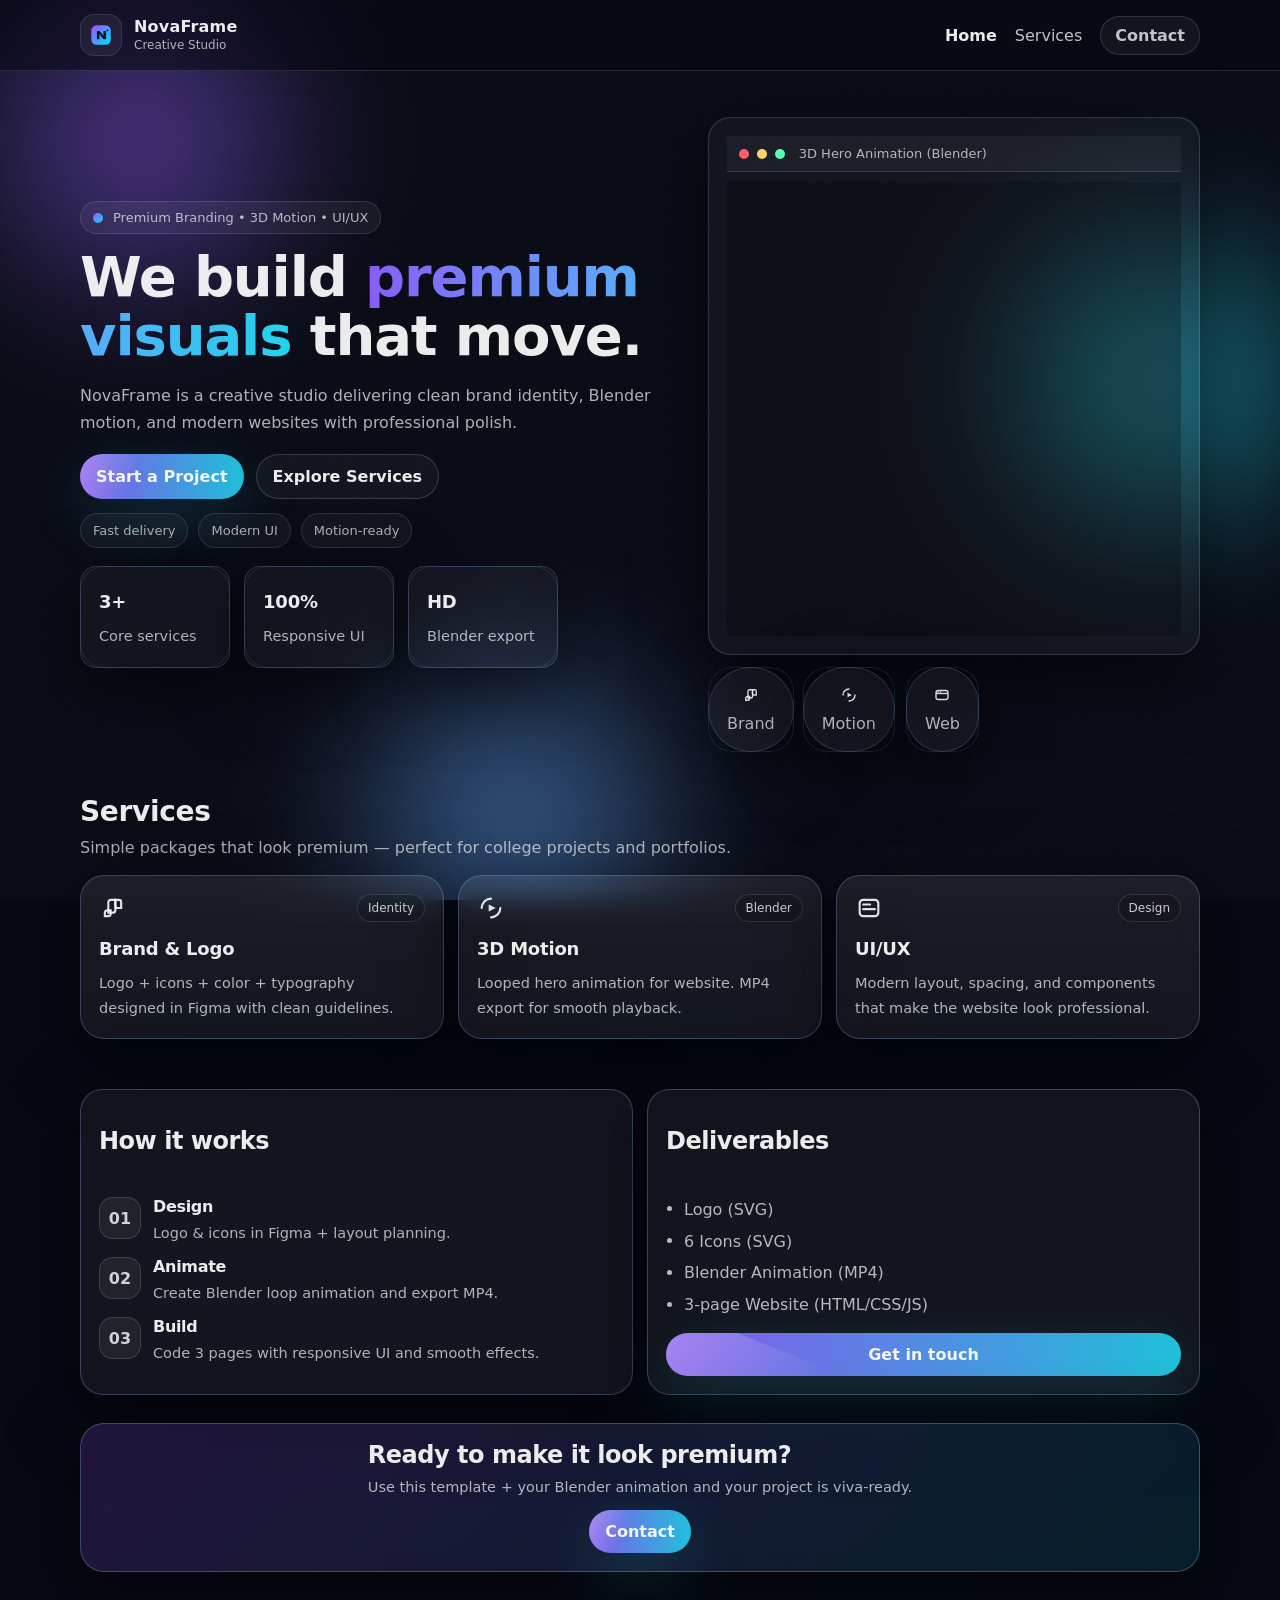
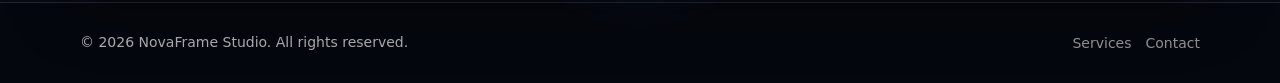
<file: creative-studio/index.html>
<!doctype html>
<html lang="en">
<head>
  <meta charset="UTF-8" />
  <meta name="viewport" content="width=device-width, initial-scale=1.0" />
  <title>NovaFrame Studio — Motion & Design</title>
  <link rel="stylesheet" href="css/style.css" />
</head>
<body>
  <!-- Premium Animated Background -->
  <div class="bg-wrap" aria-hidden="true">
    <div class="blob one"></div>
    <div class="blob two"></div>
    <div class="blob three"></div>
    <div class="noise"></div>
  </div>

  <!-- Navbar -->
  <header class="nav">
    <div class="container nav-inner">
      <a class="brand" href="index.html" aria-label="Home">
        <img src="assets/logo.svg" class="logo" alt="NovaFrame Studio Logo" />
        <div class="brand-text">
          <span class="brand-name">NovaFrame</span>
          <span class="brand-tag">Creative Studio</span>
        </div>
      </a>

      <nav class="menu" id="menu">
        <a class="active" href="index.html">Home</a>
        <a href="about.html">Services</a>
        <a href="contact.html" class="btn small">Contact</a>
      </nav>

      <button class="hamburger" id="hamburger" aria-label="Open menu">
        <span></span><span></span><span></span>
      </button>
    </div>
  </header>

  <main class="container">

    <!-- Hero -->
    <section class="hero" data-reveal>
      <div class="hero-left">
        <div class="chip">
          <span class="chip-dot"></span>
          Premium Branding • 3D Motion • UI/UX
        </div>

        <h1>
          We build <span class="gradient-text">premium visuals</span> that move.
        </h1>

        <p class="sub">
          NovaFrame is a creative studio delivering clean brand identity, Blender motion,
          and modern websites with professional polish.
        </p>

        <div class="hero-actions">
          <a class="btn" href="contact.html">Start a Project</a>
          <a class="btn ghost" href="about.html">Explore Services</a>
        </div>

        <div class="trust">
          <div class="pill">Fast delivery</div>
          <div class="pill">Modern UI</div>
          <div class="pill">Motion-ready</div>
        </div>

        <div class="stats">
          <div class="stat glass card">
            <h3>3+</h3>
            <p>Core services</p>
          </div>
          <div class="stat glass card">
            <h3>100%</h3>
            <p>Responsive UI</p>
          </div>
          <div class="stat glass card">
            <h3>HD</h3>
            <p>Blender export</p>
          </div>
        </div>
      </div>

      <div class="hero-right">
        <div class="media-card glass card">
          <div class="media-top">
            <span class="dot red"></span>
            <span class="dot yellow"></span>
            <span class="dot green"></span>
            <span class="media-title">3D Hero Animation (Blender)</span>
          </div>

          <!-- Use MP4 only (recommended) -->
          <video class="hero-video" autoplay loop muted playsinline>
            <source src="assets/animations/hero.mp4" type="video/mp4" />
          </video>
        </div>

        <div class="feature-row" data-reveal>
          <div class="mini glass card">
            <img src="assets/icons/brand.svg" alt="" />
            <span>Brand</span>
          </div>
          <div class="mini glass card">
            <img src="assets/icons/motion.svg" alt="" />
            <span>Motion</span>
          </div>
          <div class="mini glass card">
            <img src="assets/icons/web.svg" alt="" />
            <span>Web</span>
          </div>
        </div>
      </div>
    </section>

    <!-- Services -->
    <section class="section" data-reveal>
      <div class="section-head">
        <h2>Services</h2>
        <p>Simple packages that look premium — perfect for college projects and portfolios.</p>
      </div>

      <div class="grid">
        <article class="glass card">
          <div class="card-top">
            <img class="icon" src="assets/icons/brand.svg" alt="" />
            <span class="badge">Identity</span>
          </div>
          <h3>Brand & Logo</h3>
          <p>Logo + icons + color + typography designed in Figma with clean guidelines.</p>
        </article>

        <article class="glass card">
          <div class="card-top">
            <img class="icon" src="assets/icons/motion.svg" alt="" />
            <span class="badge">Blender</span>
          </div>
          <h3>3D Motion</h3>
          <p>Looped hero animation for website. MP4 export for smooth playback.</p>
        </article>

        <article class="glass card">
          <div class="card-top">
            <img class="icon" src="assets/icons/uiux.svg" alt="" />
            <span class="badge">Design</span>
          </div>
          <h3>UI/UX</h3>
          <p>Modern layout, spacing, and components that make the website look professional.</p>
        </article>
      </div>
    </section>

    <!-- Process -->
    <section class="section process" data-reveal>
      <div class="process-card glass card">
        <h2>How it works</h2>
        <div class="steps">
          <div class="step">
            <span class="step-no">01</span>
            <div>
              <h4>Design</h4>
              <p>Logo & icons in Figma + layout planning.</p>
            </div>
          </div>
          <div class="step">
            <span class="step-no">02</span>
            <div>
              <h4>Animate</h4>
              <p>Create Blender loop animation and export MP4.</p>
            </div>
          </div>
          <div class="step">
            <span class="step-no">03</span>
            <div>
              <h4>Build</h4>
              <p>Code 3 pages with responsive UI and smooth effects.</p>
            </div>
          </div>
        </div>
      </div>

      <div class="process-card glass card">
        <h2>Deliverables</h2>
        <ul class="list">
          <li>Logo (SVG)</li>
          <li>6 Icons (SVG)</li>
          <li>Blender Animation (MP4)</li>
          <li>3-page Website (HTML/CSS/JS)</li>
        </ul>
        <a class="btn wide" href="contact.html">Get in touch</a>
      </div>
    </section>

    <!-- CTA -->
    <section class="cta glass card" data-reveal>
      <div>
        <h2>Ready to make it look premium?</h2>
        <p>Use this template + your Blender animation and your project is viva-ready.</p>
      </div>
      <a class="btn" href="contact.html">Contact</a>
    </section>

  </main>

  <footer class="footer">
    <div class="container foot-inner">
      <p>© <span id="year"></span> NovaFrame Studio. All rights reserved.</p>
      <div class="links">
        <a href="about.html">Services</a>
        <a href="contact.html">Contact</a>
      </div>
    </div>
  </footer>

  <script src="js/main.js"></script>
</body>
</html>
</file>
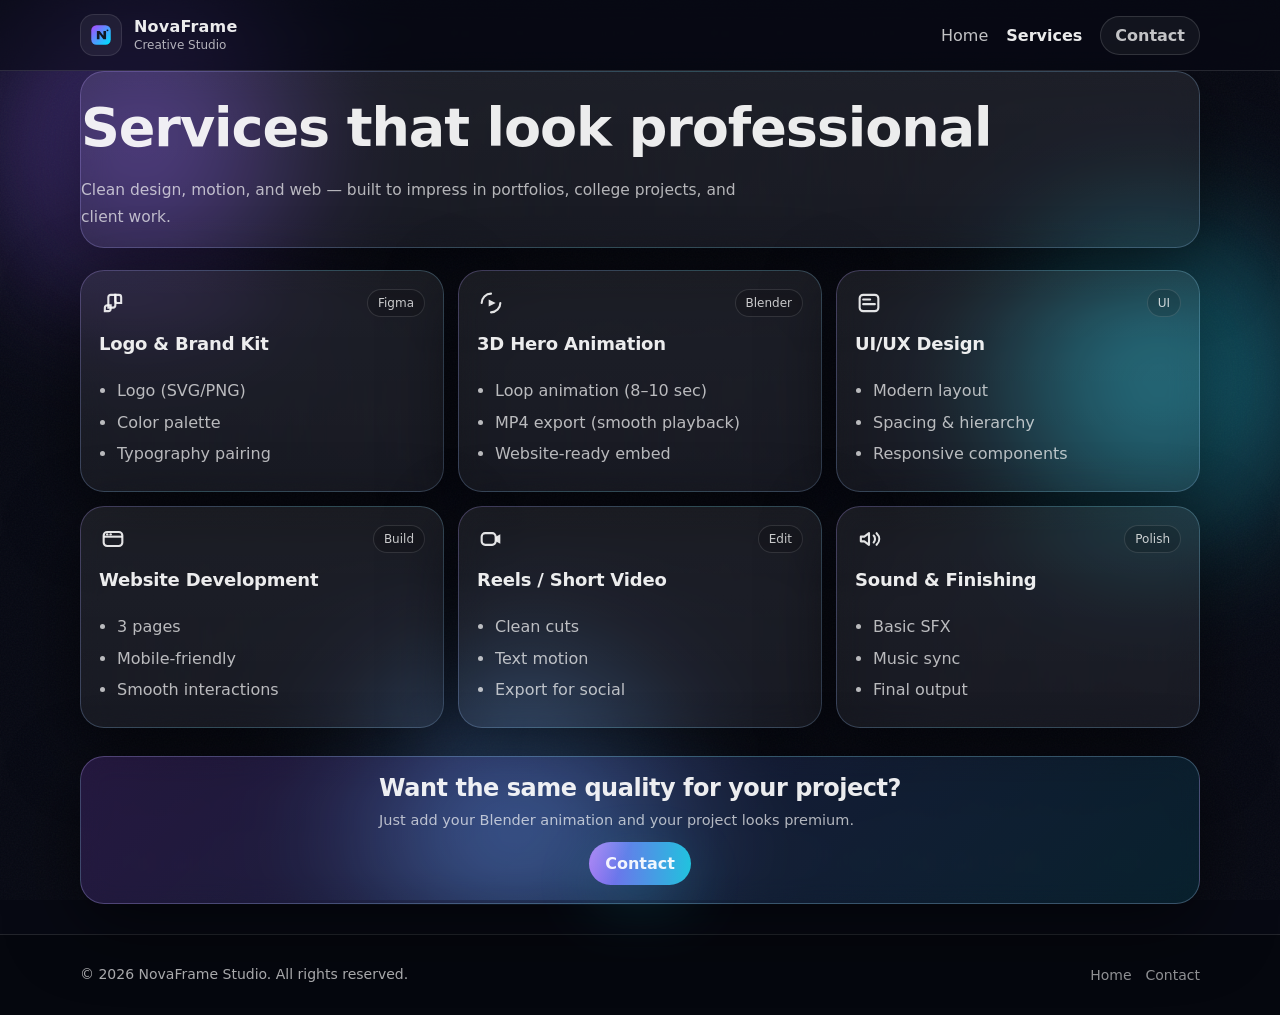
<file: creative-studio/about.html>
<!doctype html>
<html lang="en">
<head>
  <meta charset="UTF-8" />
  <meta name="viewport" content="width=device-width, initial-scale=1.0" />
  <title>Services — NovaFrame Studio</title>
  <link rel="stylesheet" href="css/style.css" />
</head>
<body>
  <!-- Premium Animated Background -->
  <div class="bg-wrap" aria-hidden="true">
    <div class="blob one"></div>
    <div class="blob two"></div>
    <div class="blob three"></div>
    <div class="noise"></div>
  </div>

  <header class="nav">
    <div class="container nav-inner">
      <a class="brand" href="index.html" aria-label="Home">
        <img src="assets/logo.svg" class="logo" alt="NovaFrame Studio Logo" />
        <div class="brand-text">
          <span class="brand-name">NovaFrame</span>
          <span class="brand-tag">Creative Studio</span>
        </div>
      </a>

      <nav class="menu" id="menu">
        <a href="index.html">Home</a>
        <a class="active" href="about.html">Services</a>
        <a href="contact.html" class="btn small">Contact</a>
      </nav>

      <button class="hamburger" id="hamburger" aria-label="Open menu">
        <span></span><span></span><span></span>
      </button>
    </div>
  </header>

  <main class="container">

    <section class="page-hero glass card" data-reveal>
      <h1>Services that look professional</h1>
      <p>
        Clean design, motion, and web — built to impress in portfolios, college projects, and client work.
      </p>
    </section>

    <section class="section" data-reveal>
      <div class="grid">

        <article class="glass card">
          <div class="card-top">
            <img class="icon" src="assets/icons/brand.svg" alt="" />
            <span class="badge">Figma</span>
          </div>
          <h3>Logo & Brand Kit</h3>
          <ul class="list">
            <li>Logo (SVG/PNG)</li>
            <li>Color palette</li>
            <li>Typography pairing</li>
          </ul>
        </article>

        <article class="glass card">
          <div class="card-top">
            <img class="icon" src="assets/icons/motion.svg" alt="" />
            <span class="badge">Blender</span>
          </div>
          <h3>3D Hero Animation</h3>
          <ul class="list">
            <li>Loop animation (8–10 sec)</li>
            <li>MP4 export (smooth playback)</li>
            <li>Website-ready embed</li>
          </ul>
        </article>

        <article class="glass card">
          <div class="card-top">
            <img class="icon" src="assets/icons/uiux.svg" alt="" />
            <span class="badge">UI</span>
          </div>
          <h3>UI/UX Design</h3>
          <ul class="list">
            <li>Modern layout</li>
            <li>Spacing & hierarchy</li>
            <li>Responsive components</li>
          </ul>
        </article>

        <article class="glass card">
          <div class="card-top">
            <img class="icon" src="assets/icons/web.svg" alt="" />
            <span class="badge">Build</span>
          </div>
          <h3>Website Development</h3>
          <ul class="list">
            <li>3 pages</li>
            <li>Mobile-friendly</li>
            <li>Smooth interactions</li>
          </ul>
        </article>

        <article class="glass card">
          <div class="card-top">
            <img class="icon" src="assets/icons/video.svg" alt="" />
            <span class="badge">Edit</span>
          </div>
          <h3>Reels / Short Video</h3>
          <ul class="list">
            <li>Clean cuts</li>
            <li>Text motion</li>
            <li>Export for social</li>
          </ul>
        </article>

        <article class="glass card">
          <div class="card-top">
            <img class="icon" src="assets/icons/sound.svg" alt="" />
            <span class="badge">Polish</span>
          </div>
          <h3>Sound & Finishing</h3>
          <ul class="list">
            <li>Basic SFX</li>
            <li>Music sync</li>
            <li>Final output</li>
          </ul>
        </article>

      </div>
    </section>

    <section class="cta glass card" data-reveal>
      <div>
        <h2>Want the same quality for your project?</h2>
        <p>Just add your Blender animation and your project looks premium.</p>
      </div>
      <a class="btn" href="contact.html">Contact</a>
    </section>

  </main>

  <footer class="footer">
    <div class="container foot-inner">
      <p>© <span id="year"></span> NovaFrame Studio. All rights reserved.</p>
      <div class="links">
        <a href="index.html">Home</a>
        <a href="contact.html">Contact</a>
      </div>
    </div>
  </footer>

  <script src="js/main.js"></script>
</body>
</html>
</file>
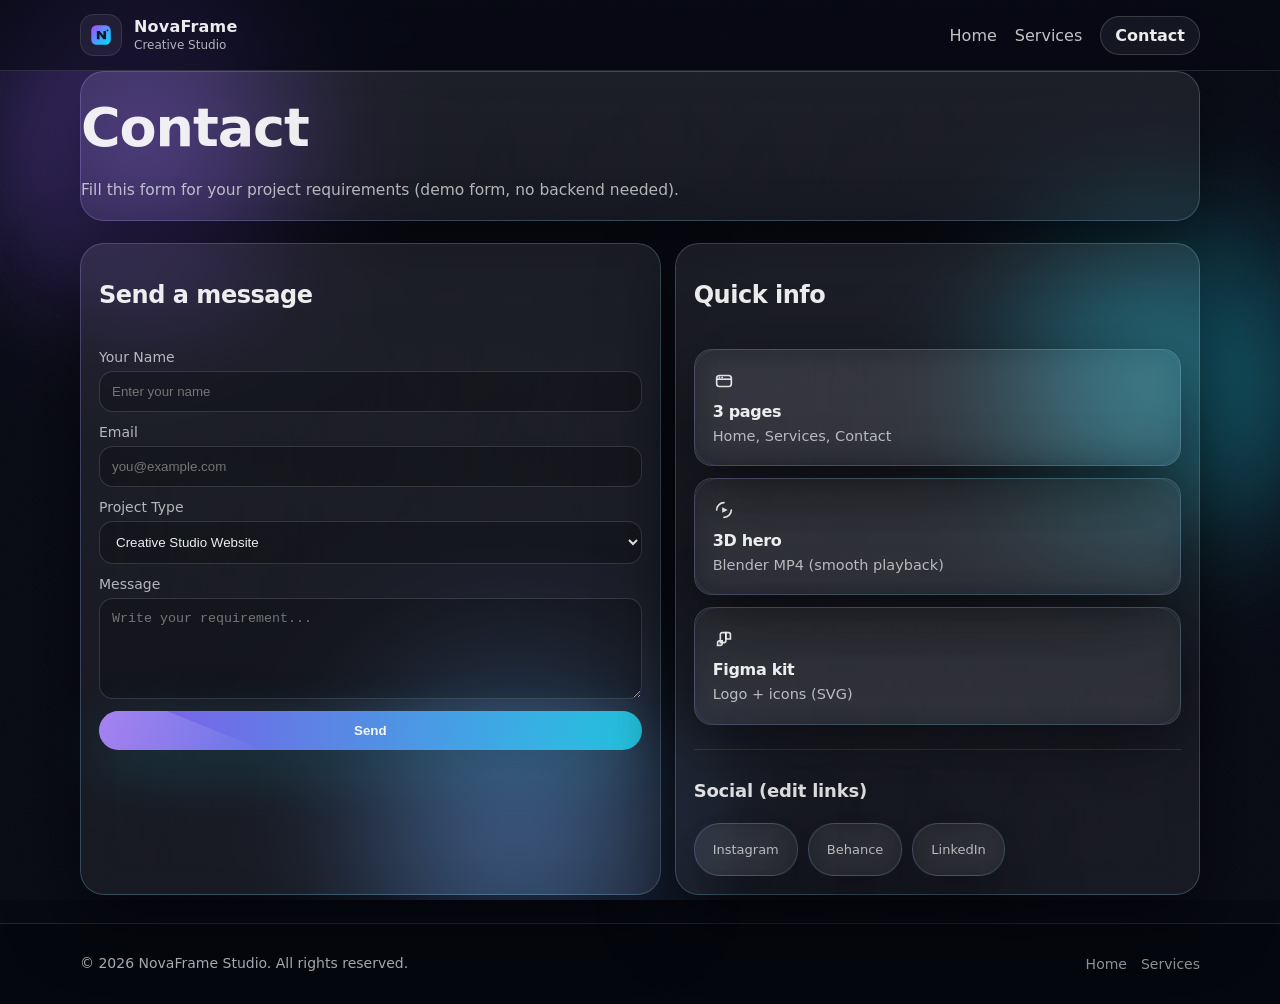
<file: creative-studio/contact.html>
<!doctype html>
<html lang="en">
<head>
  <meta charset="UTF-8" />
  <meta name="viewport" content="width=device-width, initial-scale=1.0" />
  <title>Contact — NovaFrame Studio</title>
  <link rel="stylesheet" href="css/style.css" />
</head>
<body>
  <!-- Premium Animated Background -->
  <div class="bg-wrap" aria-hidden="true">
    <div class="blob one"></div>
    <div class="blob two"></div>
    <div class="blob three"></div>
    <div class="noise"></div>
  </div>

  <header class="nav">
    <div class="container nav-inner">
      <a class="brand" href="index.html" aria-label="Home">
        <img src="assets/logo.svg" class="logo" alt="NovaFrame Studio Logo" />
        <div class="brand-text">
          <span class="brand-name">NovaFrame</span>
          <span class="brand-tag">Creative Studio</span>
        </div>
      </a>

      <nav class="menu" id="menu">
        <a href="index.html">Home</a>
        <a href="about.html">Services</a>
        <a class="active btn small" href="contact.html">Contact</a>
      </nav>

      <button class="hamburger" id="hamburger" aria-label="Open menu">
        <span></span><span></span><span></span>
      </button>
    </div>
  </header>

  <main class="container">

    <section class="page-hero glass card" data-reveal>
      <h1>Contact</h1>
      <p>Fill this form for your project requirements (demo form, no backend needed).</p>
    </section>

    <section class="section contact-grid" data-reveal>
      <div class="card big glass" data-reveal>
        <h2>Send a message</h2>

        <form id="contactForm" class="form">
          <label>
            Your Name
            <input required type="text" name="name" placeholder="Enter your name" />
          </label>

          <label>
            Email
            <input required type="email" name="email" placeholder="you@example.com" />
          </label>

          <label>
            Project Type
            <select name="type">
              <option>Creative Studio Website</option>
              <option>Logo & Brand Kit</option>
              <option>Blender Hero Animation</option>
              <option>UI/UX Design</option>
            </select>
          </label>

          <label>
            Message
            <textarea required name="message" rows="5" placeholder="Write your requirement..."></textarea>
          </label>

          <button class="btn wide" type="submit">Send</button>
          <p class="hint" id="formMsg"></p>
        </form>
      </div>

      <div class="card big glass" data-reveal>
        <h2>Quick info</h2>

        <div class="info-cards">
          <div class="info glass card">
            <img src="assets/icons/web.svg" alt="" />
            <div>
              <h4>3 pages</h4>
              <p>Home, Services, Contact</p>
            </div>
          </div>

          <div class="info glass card">
            <img src="assets/icons/motion.svg" alt="" />
            <div>
              <h4>3D hero</h4>
              <p>Blender MP4 (smooth playback)</p>
            </div>
          </div>

          <div class="info glass card">
            <img src="assets/icons/brand.svg" alt="" />
            <div>
              <h4>Figma kit</h4>
              <p>Logo + icons (SVG)</p>
            </div>
          </div>
        </div>

        <div class="divider"></div>

        <h3>Social (edit links)</h3>
        <div class="social">
          <a class="pill glass card" href="#">Instagram</a>
          <a class="pill glass card" href="#">Behance</a>
          <a class="pill glass card" href="#">LinkedIn</a>
        </div>
      </div>
    </section>

  </main>

  <footer class="footer">
    <div class="container foot-inner">
      <p>© <span id="year"></span> NovaFrame Studio. All rights reserved.</p>
      <div class="links">
        <a href="index.html">Home</a>
        <a href="about.html">Services</a>
      </div>
    </div>
  </footer>

  <script src="js/main.js"></script>
</body>
</html>
</file>
<file: creative-studio/css/style.css>
:root{
  --bg:#070913;

  --bg0:#070811;
  --bg1:#0b0d1a;

  --card: rgba(255,255,255,.06);
  --card2: rgba(255,255,255,.08);
  --line: rgba(255,255,255,.12);
  --stroke: rgba(255,255,255,.12);

  --text: rgba(255,255,255,.92);
  --muted: rgba(255,255,255,.68);

  --a:#8b5cf6;   /* purple */
  --b:#22d3ee;   /* cyan */
  --c:#60a5fa;   /* blue */

  --shadow: 0 18px 50px rgba(0,0,0,.55);
  --shadow2: 0 20px 70px rgba(0,0,0,.55);

  --r: 18px;
}

*{box-sizing:border-box}
html,body{margin:0;padding:0}

body{
  font-family: ui-sans-serif, system-ui, -apple-system, Segoe UI, Roboto, Arial;
  color: var(--text);
  background: var(--bg);
  min-height:100vh;
  overflow-x:hidden;
}

a{color:inherit;text-decoration:none}
.container{width:min(1120px, 92%); margin:0 auto}

/* =========================
   Premium Animated Background
========================= */
.bg-wrap{
  position: fixed; inset: 0;
  pointer-events:none;
  z-index:-1;
  overflow:hidden;
}
.blob{
  position:absolute;
  width: 520px; height: 520px;
  filter: blur(55px);
  opacity:.55;
  animation: floaty 14s ease-in-out infinite;
}
.blob.one{ left:-120px; top:-120px; background: radial-gradient(circle, var(--a), transparent 60%); }
.blob.two{ right:-140px; top:120px; background: radial-gradient(circle, var(--b), transparent 60%); animation-delay:-4s;}
.blob.three{ left:20%; bottom:-180px; background: radial-gradient(circle, var(--c), transparent 60%); animation-delay:-7s;}

@keyframes floaty{
  0%,100%{ transform: translate(0,0) scale(1); }
  50%{ transform: translate(30px,-25px) scale(1.08); }
}

.noise{
  position:absolute; inset:0;
  opacity:.08;
  background-image:url("data:image/svg+xml,%3Csvg xmlns='http://www.w3.org/2000/svg' width='260' height='260'%3E%3Cfilter id='n'%3E%3CfeTurbulence type='fractalNoise' baseFrequency='.65' numOctaves='3' stitchTiles='stitch'/%3E%3C/filter%3E%3Crect width='260' height='260' filter='url(%23n)' opacity='.55'/%3E%3C/svg%3E");
  mix-blend-mode: overlay;
}

/* =========================
   Navbar
========================= */
.nav{
  position: sticky; top:0; z-index:100;
  backdrop-filter: blur(14px);
  -webkit-backdrop-filter: blur(14px);
  background: rgba(7,9,19,.55);
  border-bottom:1px solid var(--line);
}
.nav-inner{
  display:flex; align-items:center; justify-content:space-between;
  padding: 14px 0;
}

.brand{display:flex; align-items:center; gap:12px}
.logo{
  width:42px; height:42px; border-radius:14px;
  background: rgba(255,255,255,.06);
  border:1px solid rgba(255,255,255,.10);
  padding:8px;
}
.brand-text{display:flex; flex-direction:column; line-height:1}
.brand-name{font-weight:900; letter-spacing:.2px}
.brand-tag{font-size:12px; color: var(--muted); margin-top:4px}

.menu{display:flex; align-items:center; gap:18px}
.menu a{opacity:.82}
.menu a:hover{opacity:1}
.menu a.active{opacity:1; font-weight:800}

/* =========================
   Buttons (Premium + Shine)
========================= */
.btn{
  display:inline-flex; align-items:center; justify-content:center;
  padding: 12px 16px;
  border-radius: 999px;
  border:1px solid rgba(255,255,255,.16);
  background: rgba(255,255,255,.06);
  color: var(--text);
  font-weight:900;
  transition: transform .2s ease, box-shadow .2s ease, background .2s ease;
}
.btn:hover{transform: translateY(-2px)}
.btn:active{transform: translateY(0px)}
.btn.small{padding: 9px 14px}
.btn.wide{width:100%}

.btn:not(.ghost):not(.small){
  background: linear-gradient(90deg, rgba(139,92,246,.95), rgba(34,211,238,.9));
  border: none;
  box-shadow: 0 18px 60px rgba(34,211,238,.18);
  position:relative;
  overflow:hidden;
}
.btn:not(.ghost):not(.small)::after{
  content:"";
  position:absolute; top:-60%; left:-30%;
  width: 60%; height: 220%;
  background: linear-gradient(90deg, transparent, rgba(255,255,255,.25), transparent);
  transform: rotate(22deg);
  animation: shine 3.4s ease-in-out infinite;
}
@keyframes shine{
  0%{ transform: translateX(-120%) rotate(22deg); opacity:0; }
  35%{ opacity:.8; }
  60%{ transform: translateX(220%) rotate(22deg); opacity:0; }
  100%{ opacity:0; }
}

.btn.ghost{
  background: rgba(255,255,255,.04);
  color: var(--text);
  box-shadow:none;
}

/* =========================
   Hamburger
========================= */
.hamburger{
  display:none;
  background:transparent;
  border:1px solid var(--line);
  border-radius: 14px;
  padding:10px;
}
.hamburger span{
  display:block;
  width:22px; height:2px;
  background: rgba(255,255,255,.90);
  margin:4px 0;
}

/* =========================
   Glass + Card (Premium)
========================= */
.glass{
  background: linear-gradient(180deg, var(--card2), var(--card));
  border: 1px solid var(--stroke);
  box-shadow: var(--shadow2);
  backdrop-filter: blur(14px);
  -webkit-backdrop-filter: blur(14px);
  border-radius: 24px;
}

.card{
  position:relative;
  transition: transform .25s ease, background .25s ease;
}
.card::before{
  content:"";
  position:absolute; inset:-1px;
  border-radius: 24px;
  padding:1px;
  background: linear-gradient(120deg, rgba(139,92,246,.8), rgba(34,211,238,.7), rgba(96,165,250,.7));
  -webkit-mask: linear-gradient(#000 0 0) content-box, linear-gradient(#000 0 0);
  -webkit-mask-composite: xor;
  mask-composite: exclude;
  opacity:.22;
  pointer-events:none;
}
.card:hover{transform: translateY(-6px); background: rgba(255,255,255,.07)}
.card:hover::before{opacity:.55}

/* =========================
   Hero
========================= */
.hero{
  display:grid;
  grid-template-columns: 1.1fr .9fr;
  gap: 26px;
  padding: 46px 0 22px;
  align-items:center;
}

.chip{
  display:inline-flex; align-items:center; gap:10px;
  padding: 8px 12px;
  border-radius: 999px;
  border:1px solid var(--line);
  background: rgba(255,255,255,.05);
  color: var(--muted);
  font-size: 13px;
}
.chip-dot{
  width:10px; height:10px; border-radius:50%;
  background: linear-gradient(135deg, rgba(160,83,255,1), rgba(0,220,255,1));
}

h1{
  font-size: clamp(36px, 5vw, 56px);
  line-height:1.05;
  margin: 14px 0 12px;
  letter-spacing:-.6px;
}

.gradient-text{
  background: linear-gradient(90deg, var(--a), var(--c), var(--b));
  -webkit-background-clip:text;
  background-clip:text;
  color: transparent;
}

.sub{color: var(--muted); font-size: 16px; line-height:1.7; max-width: 60ch}
.hero-actions{display:flex; gap:12px; margin: 18px 0 14px; flex-wrap:wrap}

.trust{display:flex; gap:10px; flex-wrap:wrap; margin: 8px 0 18px}
.pill{
  padding: 9px 12px;
  border-radius: 999px;
  border:1px solid var(--line);
  background: rgba(255,255,255,.04);
  color: var(--muted);
  font-size: 13px;
}

/* stats */
.stats{display:flex; gap:14px; flex-wrap:wrap}
.stat{
  border:1px solid var(--line);
  background: rgba(255,255,255,.04);
  border-radius: 16px;
  padding: 12px 14px;
  min-width: 150px;
}
.stat h3{margin:0; font-size: 22px; letter-spacing:-.3px}
.stat p{margin: 5px 0 0; color: var(--muted); font-size: 13px}

/* video card */
.media-card{
  border-radius: 22px;
  border:1px solid rgba(255,255,255,.14);
  background: rgba(255,255,255,.04);
  box-shadow: var(--shadow2);
  overflow:hidden;
}
.media-top{
  display:flex; align-items:center; gap:8px;
  padding: 10px 12px;
  border-bottom:1px solid var(--line);
  background: rgba(255,255,255,.04);
}
.dot{width:10px;height:10px;border-radius:50%}
.dot.red{background:#ff5a67}
.dot.yellow{background:#ffd36a}
.dot.green{background:#56ffb6}
.media-title{margin-left: 6px; font-size: 13px; color: var(--muted)}

.hero-video{
  width:100%;
  display:block;
  aspect-ratio: 1 / 1;
  object-fit: cover;
  background: rgba(0,0,0,.25);
}

.feature-row{
  display:flex; gap:10px; flex-wrap:wrap;
  justify-content:center;
  margin-top: 12px;
}
.mini{
  display:flex; align-items:center; gap:8px;
  padding: 10px 12px;
  border-radius: 999px;
  border:1px solid var(--line);
  background: rgba(255,255,255,.05);
  color: var(--muted);
}
.mini img{width:18px;height:18px; opacity:.95}

/* =========================
   Sections
========================= */
.section{padding: 22px 0 28px}
.section-head{margin-bottom: 14px}
.section-head h2{margin:0 0 6px; font-size: 28px; letter-spacing:-.3px}
.section-head p{margin:0; color: var(--muted); line-height:1.7}

.grid{
  display:grid;
  grid-template-columns: repeat(3, 1fr);
  gap: 14px;
}

/* base card spacing for content */
.card h3{margin: 12px 0 8px; letter-spacing:-.2px}
.card p{margin:0; color: var(--muted); line-height:1.7}

.card-top{display:flex; align-items:center; justify-content:space-between}
.icon{width:28px;height:28px; opacity:.98}
.badge{
  font-size: 12px;
  color: rgba(255,255,255,.78);
  border:1px solid var(--line);
  padding: 6px 10px;
  border-radius: 999px;
  background: rgba(0,0,0,.15);
}

.process{
  display:grid;
  grid-template-columns: 1fr 1fr;
  gap: 14px;
}
.process-card{
  border:1px solid rgba(255,255,255,.14);
  background: rgba(255,255,255,.05);
  border-radius: 22px;
  padding: 18px;
}
.steps{display:flex; flex-direction:column; gap:12px; margin-top: 12px}
.step{display:flex; gap:12px; align-items:flex-start}
.step-no{
  width:42px; height:42px; border-radius: 14px;
  display:grid; place-items:center;
  font-weight:900;
  background: rgba(255,255,255,.06);
  border:1px solid rgba(255,255,255,.14);
  color: rgba(255,255,255,.80);
}
.step h4{margin: 2px 0 4px}
.step p{margin:0; color: var(--muted); line-height:1.6}

.list{margin: 10px 0 0; padding-left: 18px; color: var(--muted); line-height:1.75}

/* CTA */
.cta{
  border:1px solid rgba(255,255,255,.16);
  background: linear-gradient(135deg, rgba(160,83,255,.18), rgba(0,220,255,.10));
  border-radius: 24px;
  padding: 18px 18px;
  display:flex; align-items:center; justify-content:space-between;
  gap: 14px;
  margin-bottom: 30px;
}
.cta h2{margin:0 0 6px}
.cta p{margin:0; color: var(--muted)}

/* Page hero */
.page-hero{padding: 36px 0 10px}
.page-hero h1{margin:0 0 10px}
.page-hero p{margin:0; color: var(--muted); max-width: 75ch; line-height:1.75}

/* Contact */
.contact-grid{
  display:grid;
  grid-template-columns: 1.05fr .95fr;
  gap: 14px;
}
.card.big{padding: 18px}

.form{display:flex; flex-direction:column; gap:12px; margin-top: 10px}
label{display:flex; flex-direction:column; gap:6px; color: var(--muted); font-size: 14px}
input, select, textarea{
  padding: 12px 12px;
  border-radius: 14px;
  border:1px solid rgba(255,255,255,.14);
  background: rgba(0,0,0,.22);
  color: var(--text);
  outline:none;
}
input:focus, select:focus, textarea:focus{border-color: rgba(34,211,238,.55)}
.hint{margin: 0; color: rgba(86,255,182,.92); font-size: 13px; min-height: 18px}

.info-cards{display:flex; flex-direction:column; gap:12px; margin-top: 10px}
.info{
  display:flex; gap:12px; align-items:flex-start;
  border:1px solid rgba(255,255,255,.12);
  background: rgba(255,255,255,.04);
  padding: 12px;
  border-radius: 18px;
}
.info img{width:22px;height:22px; opacity:.95; margin-top: 2px}
.info h4{margin:0 0 4px}
.info p{margin:0; color: var(--muted); line-height:1.55}

.divider{height:1px; background: var(--line); margin: 14px 0}
.social{display:flex; gap:10px; flex-wrap:wrap; margin-top: 10px}

/* Footer */
.footer{
  border-top:1px solid var(--line);
  background: rgba(0,0,0,.22);
}
.foot-inner{
  display:flex; align-items:center; justify-content:space-between;
  padding: 14px 0;
  color: var(--muted);
  font-size: 14px;
}
.links{display:flex; gap:14px}
.links a{opacity:.82}
.links a:hover{opacity:1}

/* =========================
   Reveal Animation
========================= */
[data-reveal]{
  opacity: 0;
  transform: translateY(14px);
  transition: opacity .55s ease, transform .55s ease;
}
[data-reveal].in{
  opacity: 1;
  transform: translateY(0);
}

/* =========================
   Responsive
========================= */
@media (max-width: 960px){
  .hero{grid-template-columns: 1fr; padding-top: 26px}
  .grid{grid-template-columns: 1fr}
  .process{grid-template-columns: 1fr}
  .contact-grid{grid-template-columns: 1fr}
  .cta{flex-direction:column; align-items:flex-start}

  .menu{
    position:absolute;
    right: 4%;
    top: 66px;
    display:none;
    flex-direction:column;
    gap:10px;
    padding: 12px;
    border:1px solid var(--line);
    border-radius: 18px;
    background: rgba(7,9,19,.92);
  }
  .menu.open{display:flex}
  .hamburger{display:block}
}
/* =========================
   TEXT + ALIGNMENT FIX PATCH
   Paste at END of style.css
========================= */

/* Better global text rendering */
body{
  -webkit-font-smoothing: antialiased;
  text-rendering: optimizeLegibility;
}

/* Titles + paragraphs consistent */
h1,h2,h3,h4{
  letter-spacing: -0.02em;
}
h2{ line-height: 1.12; }
h3{ line-height: 1.18; }
p{ line-height: 1.7; }

/* Make all grid cards same height and aligned */
.grid{
  align-items: stretch; /* important */
}
.grid > article,
.grid > .glass{
  height: 100%;
}

/* Card layout: stable spacing */
.glass.card,
.card.glass{
  padding: 18px;
  display: flex;
  flex-direction: column;
  gap: 10px;
}

.card-top{
  align-items: center;
  gap: 10px;
}
.card-top .badge{
  margin-left: auto;
  white-space: nowrap;
}

/* Card headings */
.card h3{
  margin: 6px 0 2px !important;
  font-size: 18px;
}
.card p{
  margin: 0 !important;
  color: var(--muted);
  font-size: 14.5px;
}

/* Lists inside cards (Services page) */
.card ul.list{
  margin: 6px 0 0 !important;
  padding-left: 18px;
}
.card ul.list li{
  margin: 6px 0;
  line-height: 1.6;
  color: rgba(255,255,255,.70);
}

/* Fix the Services page hero text spacing */
.page-hero{
  padding: 28px 0 16px !important;
}
.page-hero h1{
  font-size: clamp(34px, 4.6vw, 54px) !important;
  margin: 0 0 10px !important;
}
.page-hero p{
  margin: 0 !important;
  max-width: 70ch;
  font-size: 15.5px;
}

/* Process section alignment */
.process{
  align-items: stretch;
}
.process-card{
  display:flex;
  flex-direction: column;
  gap: 12px;
}

/* Steps: make heading + text align nicely */
.step{
  align-items: flex-start;
}
.step h4{
  margin: 0 0 6px !important;
  font-size: 16px;
}
.step p{
  margin: 0 !important;
  font-size: 14.5px;
}

/* Deliverables list: cleaner */
.process-card .list{
  margin: 0 !important;
}
.process-card .list li{
  margin: 8px 0;
}

/* Ensure button stays at bottom in deliverables card */
.process-card .btn.wide{
  margin-top: auto;
}

/* Fix mini chips row alignment (Home page) */
.feature-row{
  justify-content: flex-start !important;
}
.mini{
  display:flex;
  align-items:center;
  gap: 10px;
  padding: 10px 14px;
}

/* Make service cards on Services page look aligned */
@media (min-width: 961px){
  .grid{
    grid-auto-rows: 1fr; /* equal height rows */
  }
}

/* Responsive text tightening */
@media (max-width: 960px){
  .page-hero h1{ font-size: 36px !important; }
  .card h3{ font-size: 17px; }
}
</file>
